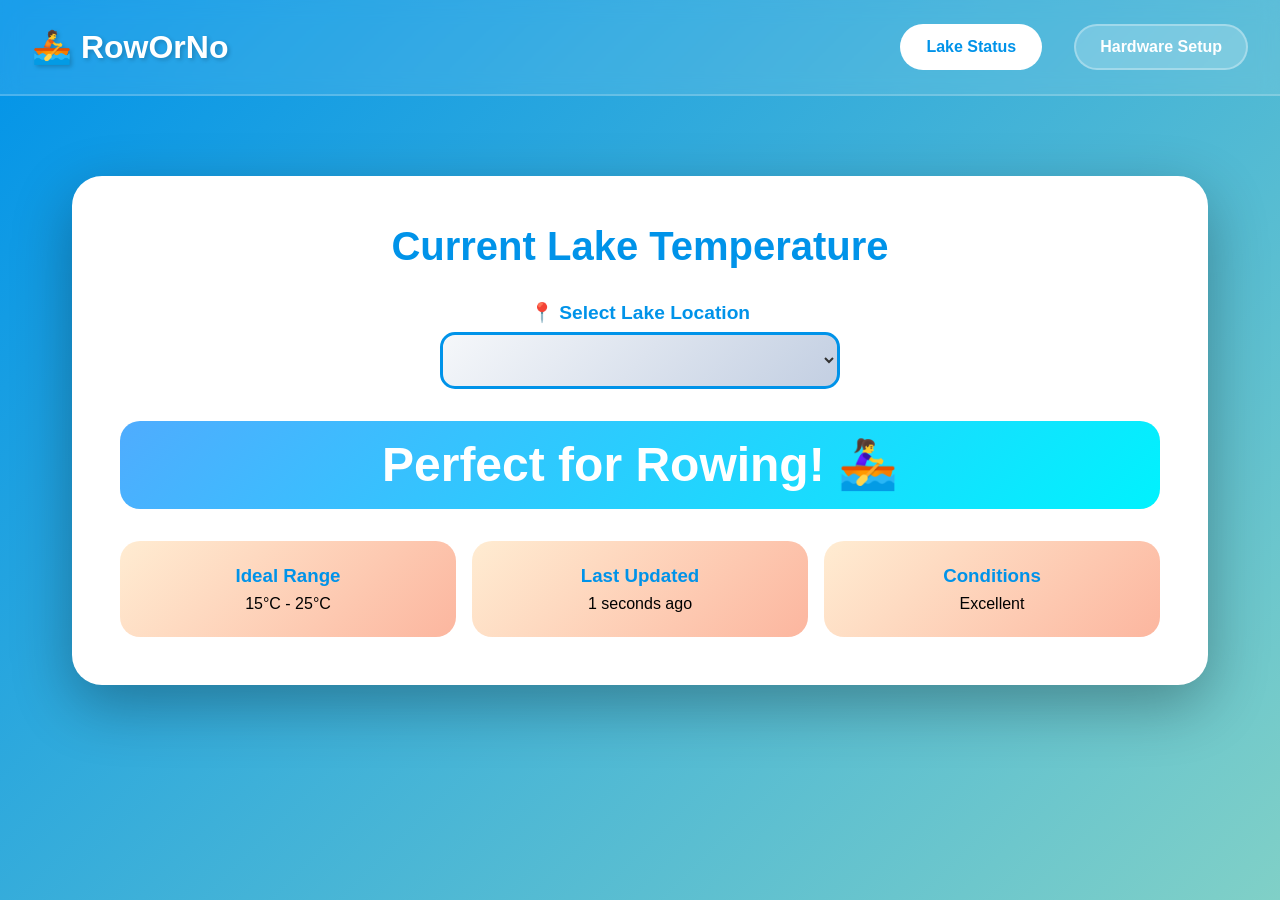
<file: docs/index.html>
<!DOCTYPE html>
<html lang="en">

<head>
    <meta charset="UTF-8">
    <meta name="viewport" content="width=device-width, initial-scale=1.0">
    <title>RowOrNo - Lake Temperature Monitor</title>
    <link rel="stylesheet" type="text/css" href="style.css">
</head>

<body>
    <nav>
        <div class="logo">🚣 RowOrNo</div>
        <div class="nav-links">
            <button class="nav-btn active" onclick="showPage('status')">Lake Status</button>
            <button class="nav-btn" onclick="showPage('hardware')">Hardware Setup</button>
        </div>
    </nav>

    <div class="container">
        <!-- Page 1: Lake Temperature Status -->
        <div id="status-page" class="page active">
            <div class="temp-card">
                <h2>Current Lake Temperature</h2>

                <div class="form-group"
                    style="max-width: 400px; margin: 0 auto 2rem; animation: slideDown 0.6s ease-out;">
                    <label for="locationSelect" style="color: #0093E9; font-size: 1.2rem; text-align: center;">📍 Select
                        Lake Location</label>
                    <select id="locationSelect" onchange="changeLocation()"
                        style="background: linear-gradient(135deg, #f5f7fa 0%, #c3cfe2 100%); border: 3px solid #0093E9; font-weight: 600; color: #333; cursor: pointer;">
                    </select>
                </div>

                <div class="temp-display" id="temperature"></div>
                <div class="status good" id="status">Perfect for Rowing! 🚣‍♀️</div>

                <div class="temp-info">
                    <div class="info-item">
                        <h3>Ideal Range</h3>
                        <p>15°C - 25°C</p>
                    </div>
                    <div class="info-item">
                        <h3>Last Updated</h3>
                        <p id="lastUpdated">Just now</p>
                    </div>
                    <div class="info-item">
                        <h3>Conditions</h3>
                        <p id="conditions">Excellent</p>
                    </div>
                </div>
            </div>
        </div>


        <!-- Page 2: Hardware Programming -->
        <div id="hardware-page" class="page">
            <div class="hardware-card">
                <h2>Hardware Configuration</h2>

                <div
                    style="background: linear-gradient(135deg, #ffecd2 0%, #fcb69f 100%); padding: 1.5rem; border-radius: 20px; margin-bottom: 2rem; border-left: 5px solid #f5576c;">
                    <h3 style="color: #d63447; margin-bottom: 0.5rem; display: flex; align-items: center; gap: 0.5rem;">
                        🔌 Setup Instructions
                    </h3>
                    <p style="color: #333; line-height: 1.6; margin: 0;">
                        <strong>Step 1:</strong> Connect your temperature sensor device to your computer via USB
                        port<br>
                        <strong>Step 2:</strong> Fill out the configuration form below<br>
                        <strong>Step 3:</strong> Click "Upload Configuration" to program your device
                    </p>
                </div>

                <div id="hardwareForm">
                    <div class="form-group">
                        <label for="lakeName">Lake Name</label>
                        <input type="text" id="lakeName" placeholder="My Backyard Lake" required>
                    </div>
                    <div class="form-group">
                        <label for="wifiSSID">WiFi Info</label>
                        <input type="text" id="wifiSSID" placeholder="WiFi SSID" required>
                        <input type="password" id="wifiPassword" placeholder="WiFi Password" required
                            style="margin-top: 0.5rem;">
                    </div>
                    <div class="form-group">
                        <label for="updateInterval">Update Interval (minutes)</label>
                        <input type="number" id="updateInterval" min="5" max="3600" value="60" required>
                        <div class="info-text">How often should the sensor report temperature?</div>
                    </div>
                    <div class="form-group">
                        <button type="submit" class="btn-primary" onclick="uploadConfig()">🚀 Upload
                            Configuration</button>
                    </div>
                    <div class="success-message" id="successMessage">
                        ✅ Configuration uploaded successfully! Your device is ready to row!
                    </div>
                </div>
            </div>
        </div>
    </div>

    <script>
        var lake_temps = {};

        // Page navigation
        function showPage(page) {
            const pages = document.querySelectorAll('.page');
            const buttons = document.querySelectorAll('.nav-btn');

            pages.forEach(p => p.classList.remove('active'));
            buttons.forEach(b => b.classList.remove('active'));

            if (page === 'status') {
                document.getElementById('status-page').classList.add('active');
                buttons[0].classList.add('active');
            } else {
                document.getElementById('hardware-page').classList.add('active');
                buttons[1].classList.add('active');
            }
        }

        // Fetch temperature via POST instead of simulating it
        async function updateTemperature() {

            const location = document.getElementById('locationSelect').value;

            try {
                const response = await fetch("https://cedarhacks.com:5000/api/get_all_lakes", {
                    method: "POST",
                    mode: "cors",
                    headers: {
                        "Content-Type": "application/json"
                    },
                    body: JSON.stringify({ "lake_name": location })
                });

                const data = await response.json();
                console.log("update temp", lake_temps, location)
                lake_temps = data.data;
                console.log(lake_temps[location])
                updateDisplay(lake_temps[location].temprature);
            } catch (err) {
                console.error("Error getting temperature:", err);
            }
        }

        async function updateLakeList() {
            try {
                const response = await fetch("https://cedarhacks.com:5000/api/get_all_lakes", {
                    method: "POST",
                    mode: "cors",
                    headers: {
                        "Content-Type": "application/json"
                    },
                    body: JSON.stringify({})
                });

                const data = await response.json();
                console.log(data.data)

                lake_temps = data.data;
                var lakeList = document.querySelector("#locationSelect");
                lakeList.innerHTML = "";
                
                for (const key in data.data) {
                    lakeList.innerHTML += '<option value="' + key + '">' + key + '</option>'
                }

                for (const key in data.data) {
                    lakeList.value = key;
                    break;
                }

                updateTemperature();
            } catch (err) {
                console.error("Error getting temperature:", err);
            }

        }

        function updateDisplay(temp) {
            const tempEl = document.getElementById('temperature');
            const statusEl = document.getElementById('status');
            const conditionsEl = document.getElementById('conditions');

            tempEl.textContent = temp + '°C';

            if (temp >= 15 && temp <= 25) {
                statusEl.textContent = 'Perfect for Rowing! 🚣‍♀️';
                statusEl.className = 'status good';
                conditionsEl.textContent = 'Excellent';
            } else if (temp < 10) {
                statusEl.textContent = 'Too Cold! ❄️';
                statusEl.className = 'status bad';
                conditionsEl.textContent = 'Not Recommended';
            } else {
                statusEl.textContent = 'A Bit Warm! ☀️';
                statusEl.className = 'status bad';
                conditionsEl.textContent = 'Caution Advised';
            }

            document.getElementById('lastUpdated').textContent = 'Just now';
        }

        function changeLocation() {
            const location = document.getElementById('locationSelect').value;
            console.log("change location", lake_temps[location].temprature);
            updateDisplay(lake_temps[location].temprature);
        }

        async function uploadConfig() {
            const ssid = document.querySelector("#wifiSSID").value;
            const pass = document.querySelector("#wifiPassword").value;
            const rate = document.querySelector("#updateInterval").value;
            const lake_name = document.querySelector("#lakeName").value;
            const usbVendorId = 0x1a86;

            console.log("Sending config:", ssid, "...", rate, lake_name);

            if (!("serial" in navigator)) {
                alert("This browser does not support the Web Serial API.");
                return;
            }

            let port;
            let writer;

            try {
                // Request + open port
                port = await navigator.serial.requestPort({
                    filters: [{ usbVendorId }]
                });

                await port.open({ baudRate: 115200 });

                // Setup text writer
                const encoder = new TextEncoderStream();
                const writerClosed = encoder.readable.pipeTo(port.writable);
                writer = encoder.writable.getWriter();

                // Build payload
                const payload =
                    ssid + "\r" +
                    pass + "\r" +
                    rate + "\r" +
                    lake_name + "\r";

                await writer.write(payload);
                console.log("Config sent.");

                // ------- CLOSE WRITER -------
                await writer.close();     // Close writer
                await writerClosed;       // Wait for stream pipeline to close

                // ------- CLOSE PORT -------
                await port.close();
                console.log("Serial port closed.");

            } catch (err) {
                console.error("Serial error:", err);
                alert("Error sending config:\n" + err);

                // attempt cleanup on error
                try { writer?.close(); } catch (_) { }
                try { port?.close(); } catch (_) { }
            }
        }


        // Update time display
        function updateTime() {
            const now = new Date();
            const seconds = Math.floor((now - startTime) / 1000);
            if (seconds < 60) {
                document.getElementById('lastUpdated').textContent = seconds + ' seconds ago';
            } else {
                const minutes = Math.floor(seconds / 60);
                document.getElementById('lastUpdated').textContent = minutes + ' minute' + (minutes > 1 ? 's' : '') + ' ago';
            }
        }

        const startTime = new Date();

        // Form submission
        document.getElementById('hardwareForm').addEventListener('submit', function (e) {
            e.preventDefault();

            const successMsg = document.getElementById('successMessage');
            successMsg.style.display = 'block';

            setTimeout(() => {
                successMsg.style.display = 'none';
            }, 5000);
        });

        // Update temperature every 30 seconds
        setInterval(updateTemperature, 30000);
        setInterval(updateTime, 1000);

        addEventListener("load", (event) => { 

            // get all the lake indo
            updateLakeList();
        })

    </script>
</body>

</html>
</file>
<file: docs/style.css>
* {
    margin: 0;
    padding: 0;
    box-sizing: border-box;
}

body {
    font-family: 'Segoe UI', Tahoma, Geneva, Verdana, sans-serif;
    background: linear-gradient(135deg, #0093E9 0%, #80D0C7 100%);
    min-height: 100vh;
    overflow-x: hidden;
}

.page {
    display: none;
    animation: fadeIn 0.5s ease-in;
}

.page.active {
    display: block;
}

@keyframes fadeIn {
    from {
        opacity: 0;
        transform: translateY(20px);
    }

    to {
        opacity: 1;
        transform: translateY(0);
    }
}

nav {
    background: rgba(255, 255, 255, 0.1);
    backdrop-filter: blur(10px);
    padding: 1.5rem 2rem;
    display: flex;
    justify-content: space-between;
    align-items: center;
    border-bottom: 2px solid rgba(255, 255, 255, 0.2);
}

.logo {
    font-size: 2rem;
    font-weight: bold;
    color: white;
    text-shadow: 2px 2px 4px rgba(0, 0, 0, 0.2);
    animation: float 3s ease-in-out infinite;
}

@keyframes float {

    0%,
    100% {
        transform: translateY(0px);
    }

    50% {
        transform: translateY(-10px);
    }
}

.nav-links {
    display: flex;
    gap: 2rem;
}

.nav-btn {
    background: rgba(255, 255, 255, 0.2);
    color: white;
    border: 2px solid rgba(255, 255, 255, 0.3);
    padding: 0.75rem 1.5rem;
    border-radius: 25px;
    cursor: pointer;
    font-size: 1rem;
    font-weight: 600;
    transition: all 0.3s ease;
}

.nav-btn:hover {
    background: rgba(255, 255, 255, 0.3);
    transform: translateY(-2px);
    box-shadow: 0 5px 15px rgba(0, 0, 0, 0.2);
}

.nav-btn.active {
    background: white;
    color: #0093E9;
}

.container {
    max-width: 1200px;
    margin: 3rem auto;
    padding: 2rem;
}

.temp-card {
    background: white;
    border-radius: 30px;
    padding: 3rem;
    text-align: center;
    box-shadow: 0 20px 60px rgba(0, 0, 0, 0.3);
    animation: slideUp 0.8s ease-out;
}

@keyframes slideUp {
    from {
        opacity: 0;
        transform: translateY(50px);
    }

    to {
        opacity: 1;
        transform: translateY(0);
    }
}

.temp-display {
    font-size: 6rem;
    font-weight: bold;
    background: linear-gradient(135deg, #f093fb 0%, #f5576c 100%);
    -webkit-background-clip: text;
    -webkit-text-fill-color: transparent;
    margin: 2rem 0;
    animation: pulse 2s ease-in-out infinite;
}

@keyframes pulse {

    0%,
    100% {
        transform: scale(1);
    }

    50% {
        transform: scale(1.05);
    }
}

.status {
    font-size: 3rem;
    font-weight: bold;
    margin: 2rem 0;
    padding: 1rem;
    border-radius: 20px;
    animation: bounceIn 1s ease-out;
}

@keyframes bounceIn {
    0% {
        transform: scale(0);
    }

    50% {
        transform: scale(1.1);
    }

    100% {
        transform: scale(1);
    }
}

.status.good {
    background: linear-gradient(135deg, #4facfe 0%, #00f2fe 100%);
    color: white;
}

.status.bad {
    background: linear-gradient(135deg, #fa709a 0%, #fee140 100%);
    color: white;
}



.hardware-card {
    background: white;
    border-radius: 30px;
    padding: 3rem;
    box-shadow: 0 20px 60px rgba(0, 0, 0, 0.3);
    animation: slideUp 0.8s ease-out;
}

h2 {
    color: #0093E9;
    font-size: 2.5rem;
    margin-bottom: 2rem;
    text-align: center;
}

.form-group {
    margin-bottom: 2rem;
    animation: slideIn 0.6s ease-out backwards;
}

.form-group input{
    margin-bottom: 0.5rem;
    animation: slideIn 0.6s ease-out backwards;
}

.form-group:nth-child(1) {
    animation-delay: 0.1s;
}

.form-group:nth-child(2) {
    animation-delay: 0.2s;
}

.form-group:nth-child(3) {
    animation-delay: 0.3s;
}

.form-group:nth-child(4) {
    animation-delay: 0.4s;
}

.form-group:nth-child(5) {
    animation-delay: 0.5s;
}

.form-group:nth-child(6) {
    animation-delay: 0.6s;
}

.form-group:nth-child(7) {
    animation-delay: 0.7s;
}


@keyframes slideIn {
    from {
        opacity: 0;
        transform: translateX(-30px);
    }

    to {
        opacity: 1;
        transform: translateX(0);
    }
}

label {
    display: block;
    font-weight: 600;
    margin-bottom: 0.5rem;
    color: #333;
    font-size: 1.1rem;
}

input,
select,
textarea {
    width: 100%;
    padding: 1rem;
    border: 2px solid #e0e0e0;
    border-radius: 15px;
    font-size: 1rem;
    transition: all 0.3s ease;
}

input:focus,
select:focus,
textarea:focus {
    outline: none;
    border-color: #0093E9;
    box-shadow: 0 0 0 3px rgba(0, 147, 233, 0.1);
    transform: translateY(-2px);
}

textarea {
    min-height: 150px;
    font-family: 'Courier New', monospace;
}

.btn-primary {
    background: linear-gradient(135deg, #0093E9 0%, #80D0C7 100%);
    color: white;
    border: none;
    padding: 1.25rem 3rem;
    border-radius: 25px;
    font-size: 1.2rem;
    font-weight: bold;
    cursor: pointer;
    transition: all 0.3s ease;
    display: block;
    width: 100%;
    margin-top: 2rem;
}

.btn-primary:hover {
    transform: translateY(-3px);
    box-shadow: 0 10px 25px rgba(0, 147, 233, 0.4);
}

.btn-primary:active {
    transform: translateY(-1px);
}

.info-text {
    color: #666;
    font-size: 0.95rem;
    margin-top: 0.5rem;
}

.success-message {
    background: linear-gradient(135deg, #11998e 0%, #38ef7d 100%);
    color: white;
    padding: 1rem;
    border-radius: 15px;
    margin-top: 1rem;
    display: none;
    animation: slideDown 0.5s ease-out;
}

@keyframes slideDown {
    from {
        opacity: 0;
        transform: translateY(-20px);
    }

    to {
        opacity: 1;
        transform: translateY(0);
    }
}

.temp-info {
    display: flex;
    justify-content: space-around;
    margin-top: 2rem;
    flex-wrap: wrap;
    gap: 1rem;
}

.info-item {
    background: linear-gradient(135deg, #ffecd2 0%, #fcb69f 100%);
    padding: 1.5rem;
    border-radius: 20px;
    flex: 1;
    min-width: 200px;
    animation: fadeIn 1.2s ease-out backwards;
}

.info-item:nth-child(1) {
    animation-delay: 0.3s;
}

.info-item:nth-child(2) {
    animation-delay: 0.5s;
}

.info-item:nth-child(3) {
    animation-delay: 0.7s;
}

.info-item h3 {
    color: #0093E9;
    margin-bottom: 0.5rem;
}
</file>
